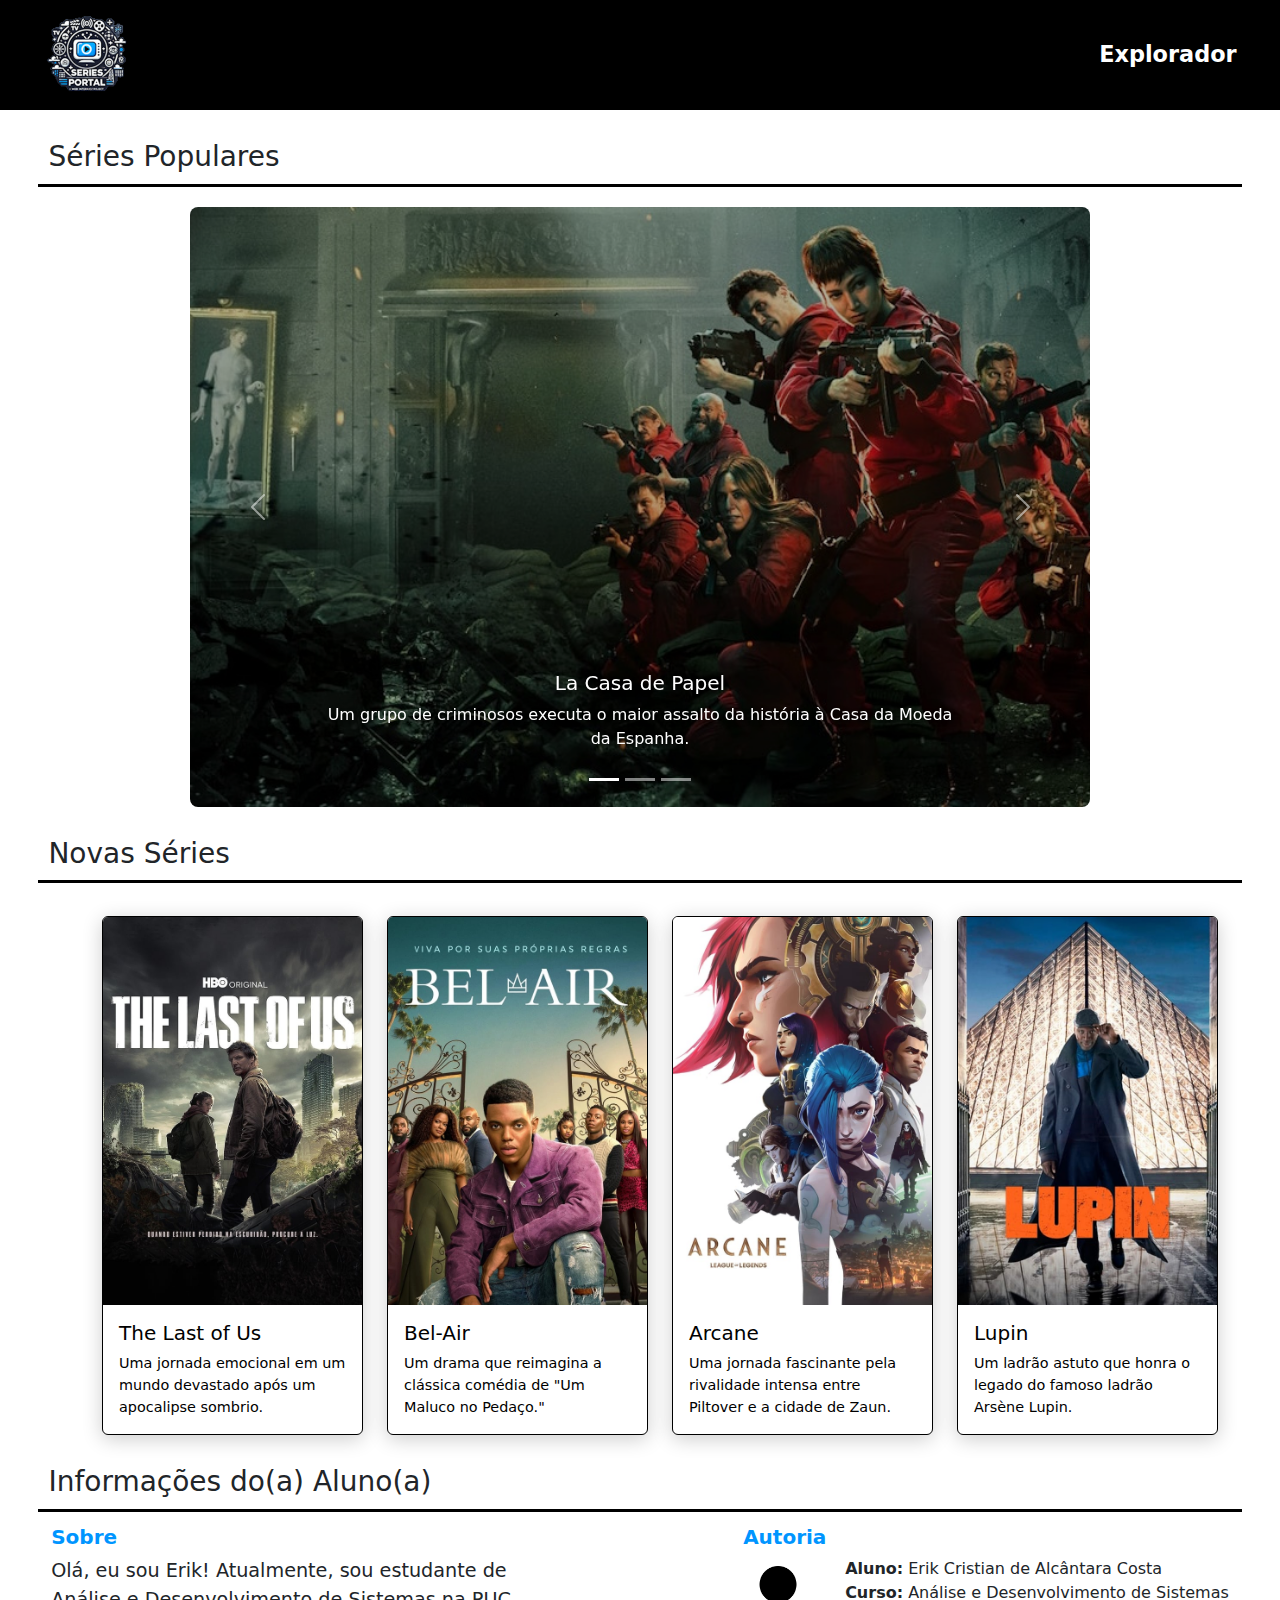
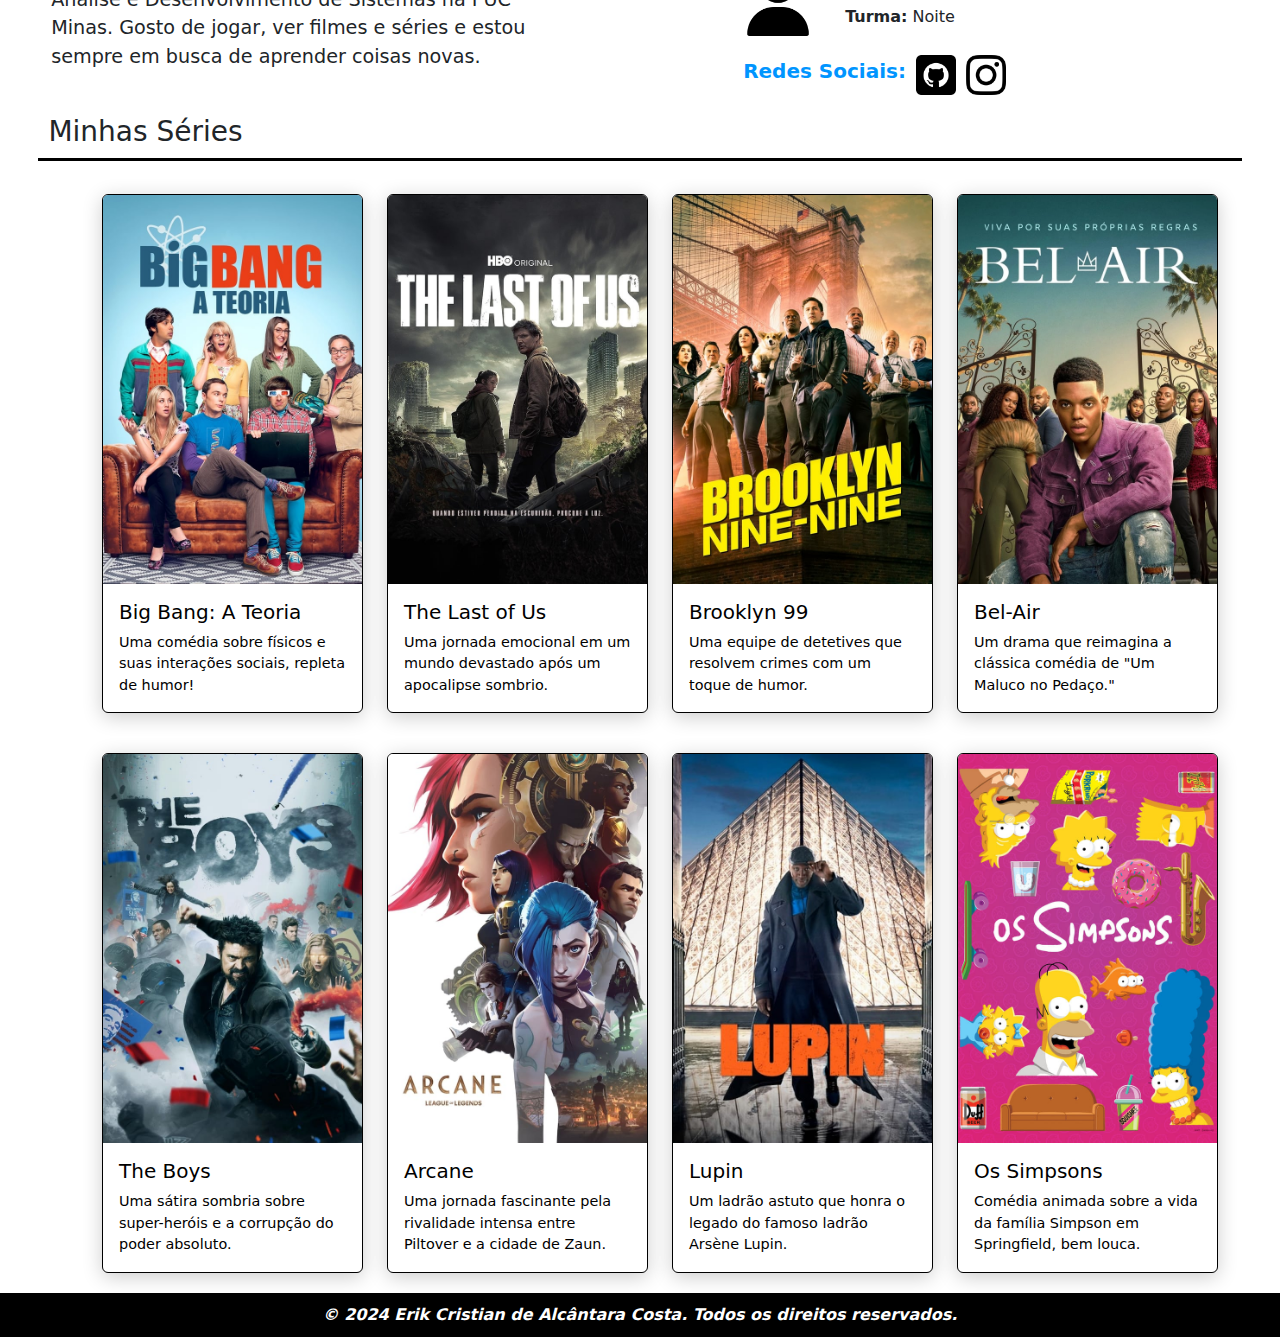
<file: index.html>
<!DOCTYPE html>
<html lang="pt-br">

<head>
    <meta charset="UTF-8">
    <meta name="viewport" content="width=device-width, initial-scale=1.0">
    <link rel="stylesheet" href="style.css">
    <link href="https://cdn.jsdelivr.net/npm/bootstrap@5.3.3/dist/css/bootstrap.min.css" rel="stylesheet"
        integrity="sha384-QWTKZyjpPEjISv5WaRU9OFeRpok6YctnYmDr5pNlyT2bRjXh0JMhjY6hW+ALEwIH" crossorigin="anonymous">
    <script src="https://cdn.jsdelivr.net/npm/bootstrap@5.3.3/dist/js/bootstrap.bundle.min.js"
        integrity="sha384-YvpcrYf0tY3lHB60NNkmXc5s9fDVZLESaAA55NDzOxhy9GkcIdslK1eN7N6jIeHz"
        crossorigin="anonymous"></script>
    <title>Portal de Séries</title>
</head>

<body>
    <header>
        <a href="index.html"><img src="/imagens/logo.png" alt="logo" class="logo"></a>
        <nav>
            <a href="explorer.html">Explorador</a>
        </nav>
    </header>

    <main>
        <section>
            <h3 class="titulo">Séries Populares</h3>
            <div id="carouselExampleCaptions" class="carousel slide">
                <div class="carousel-indicators">
                    <button type="button" data-bs-target="#carouselExampleCaptions" data-bs-slide-to="0" class="active"
                        aria-current="true" aria-label="Slide 1"></button>
                    <button type="button" data-bs-target="#carouselExampleCaptions" data-bs-slide-to="1"
                        aria-label="Slide 2"></button>
                    <button type="button" data-bs-target="#carouselExampleCaptions" data-bs-slide-to="2"
                        aria-label="Slide 3"></button>
                </div>
                <div class="carousel-inner">
                    <div class="carousel-item active">
                        <img src="imagens/Carrossel/LaCasaDePapel.jpg" class="d-block w-100" alt="LaCasaDePapel">
                        <div class="carousel-caption d-none d-md-block">
                            <h5>La Casa de Papel</h5>
                            <p>Um grupo de criminosos executa o maior assalto da história à Casa da Moeda da Espanha.
                            </p>
                        </div>
                    </div>
                    <div class="carousel-item">
                        <img src="imagens/Carrossel/StrangerThings.jpg" class="d-block w-100" alt="StrangerThings">
                        <div class="carousel-caption d-none d-md-block">
                            <h5>Stranger Things</h5>
                            <p>Mistério e aventura na cidade de Hawkins, onde o sobrenatural se encontra com a
                                adolescência.</p>
                        </div>
                    </div>
                    <div class="carousel-item">
                        <img src="imagens/Carrossel/BreakingBad.jpg" class="d-block w-100" alt="BreakingBad">
                        <div class="carousel-caption d-none d-md-block">
                            <h5>Breaking Bad</h5>
                            <p>A transformação de um professor de química em um poderoso fabricante de metanfetaminas.
                            </p>
                        </div>
                    </div>
                </div>
                <button class="carousel-control-prev" type="button" data-bs-target="#carouselExampleCaptions"
                    data-bs-slide="prev">
                    <span class="carousel-control-prev-icon" aria-hidden="true"></span>
                    <span class="visually-hidden">Previous</span>
                </button>
                <button class="carousel-control-next" type="button" data-bs-target="#carouselExampleCaptions"
                    data-bs-slide="next">
                    <span class="carousel-control-next-icon" aria-hidden="true"></span>
                    <span class="visually-hidden">Next</span>
                </button>
            </div>
        </section>

        <section>
            <h3 class="titulo">Novas Séries</h3>
            <div class="container">
                <div class="row">

                    <div class="col-sm-6 col-md-6 col-lg-3">
                        <div class="card">
                            <a href="serie.html">
                                <img src="imagens/Imagens/TheLastOfUs.jpg" class="card-img-top" alt="TheLastOfUs">
                                <div class="card-body">
                                    <h5 class="card-title">The Last of Us</h5>
                                    <p class="card-text">Uma jornada emocional em um mundo devastado após um apocalipse
                                        sombrio.</p>
                                </div>
                            </a>
                        </div>
                    </div>

                    <div class="col-sm-6 col-md-6 col-lg-3">
                        <div class="card">
                            <a href="serie.html">
                                <img src="imagens/Imagens/Belair.jpg" class="card-img-top" alt="Belair">
                                <div class="card-body">
                                    <h5 class="card-title">Bel-Air</h5>
                                    <p class="card-text">Um drama que reimagina a clássica comédia de "Um Maluco no
                                        Pedaço."
                                    </p>
                                </div>
                            </a>
                        </div>
                    </div>

                    <div class="col-sm-6 col-md-6 col-lg-3">
                        <div class="card">
                            <a href="serie.html">
                                <img src="imagens/Imagens/Arcane.jpg" class="card-img-top" alt="Arcane">
                                <div class="card-body">
                                    <h5 class="card-title">Arcane</h5>
                                    <p class="card-text">Uma jornada fascinante pela rivalidade intensa entre Piltover e
                                        a
                                        cidade de Zaun.</p>
                                </div>
                            </a>
                        </div>
                    </div>

                    <div class="col-sm-6 col-md-6 col-lg-3">
                        <div class="card">
                            <a href="serie.html">
                                <img src="imagens/Imagens/Lupin.jpg" class="card-img-top" alt="Lupin">
                                <div class="card-body">
                                    <h5 class="card-title">Lupin</h5>
                                    <p class="card-text">Um ladrão astuto que honra o legado do famoso ladrão Arsène
                                        Lupin.
                                    </p>
                                </div>
                            </a>
                        </div>
                    </div>

                </div>
            </div>
        </section>

        <section>
            <h3 class="titulo">Informações do(a) Aluno(a)</h3>
            <div class="infoAluno">
                <div class="sobre">
                    <h5>Sobre</h5>
                    <p>Olá, eu sou Erik! Atualmente, sou estudante de Análise e Desenvolvimento de Sistemas na PUC
                        Minas.
                        Gosto de jogar, ver filmes e séries e estou sempre em busca de aprender coisas novas.</p>
                </div>

                <div class="detalhes">
                    <div class="autor">
                        <h5>Autoria</h5>
                        <div class="autor-conteudo">
                            <img src="imagens/Icons/user.png">
                            <ul>
                                <li><strong>Aluno:</strong> Erik Cristian de Alcântara Costa</li>
                                <li><strong>Curso:</strong> Análise e Desenvolvimento de Sistemas</li>
                                <li><strong>Turma:</strong> Noite</li>
                            </ul>
                        </div>
                    </div>

                    <div class="redes">
                        <h5>Redes Sociais:</h5>
                        <ul>
                            <li><a href="https://github.com/heawsz" target="_blank"><img src="imagens/Icons/github.png"
                                        alt="GitHub"></a></li>
                            <li><a href="https://www.instagram.com/eriiksz/" target="_blank"><img
                                        src="imagens/Icons/instagram.png" alt="Instagram"></a></li>
                        </ul>
                    </div>
                </div>
            </div>
        </section>

        <section>
            <h3 class="titulo">Minhas Séries</h3>
            <div class="container">
                <div class="row">
                    <div class="col-sm-6 col-md-6 col-lg-3">
                        <div class="card">
                            <a href="serie.html">
                                <img src="imagens/Imagens/TheBigBangTheory.jpg" class="card-img-top" alt="TheBigBangTheory">
                                <div class="card-body">
                                    <h5 class="card-title">Big Bang: A Teoria</h5>
                                    <p class="card-text">Uma comédia sobre físicos e suas interações sociais, repleta de
                                        humor!</p>
                                </div>
                            </a>
                        </div>
                    </div>

                    <div class="col-sm-6 col-md-6 col-lg-3">
                        <div class="card">
                            <a href="serie.html">
                                <img src="imagens/Imagens/TheLastOfUs.jpg" class="card-img-top" alt="TheLastOfUs">
                                <div class="card-body">
                                    <h5 class="card-title">The Last of Us</h5>
                                    <p class="card-text">Uma jornada emocional em um mundo devastado após um apocalipse
                                        sombrio.</p>
                                </div>
                            </a>
                        </div>
                    </div>

                    <div class="col-sm-6 col-md-6 col-lg-3">
                        <div class="card">
                            <a href="serie.html">
                                <img src="imagens/Imagens/Brooklyn99.jpg" class="card-img-top" alt="BrooklynNineNine">
                                <div class="card-body">
                                    <h5 class="card-title">Brooklyn 99</h5>
                                    <p class="card-text">Uma equipe de detetives que resolvem crimes com um toque de
                                        humor.
                                    </p>
                                </div>
                            </a>
                        </div>
                    </div>

                    <div class="col-sm-6 col-md-6 col-lg-3">
                        <div class="card">
                            <a href="serie.html">
                                <img src="imagens/Imagens/Belair.jpg" class="card-img-top" alt="Belair">
                                <div class="card-body">
                                    <h5 class="card-title">Bel-Air</h5>
                                    <p class="card-text">Um drama que reimagina a clássica comédia de "Um Maluco no
                                        Pedaço."
                                    </p>
                                </div>
                            </a>
                        </div>
                    </div>

                    <div class="col-sm-6 col-md-6 col-lg-3">
                        <div class="card">
                            <a href="serie.html">
                                <img src="imagens/Imagens/TheBoys.jpg" class="card-img-top" alt="TheBoys">
                                <div class="card-body">
                                    <h5 class="card-title">The Boys</h5>
                                    <p class="card-text">Uma sátira sombria sobre super-heróis e a corrupção do poder
                                        absoluto.</p>
                                </div>
                            </a>
                        </div>
                    </div>

                    <div class="col-sm-6 col-md-6 col-lg-3">
                        <div class="card">
                            <a href="serie.html">
                                <img src="imagens/Imagens/Arcane.jpg" class="card-img-top" alt="Arcane">
                                <div class="card-body">
                                    <h5 class="card-title">Arcane</h5>
                                    <p class="card-text">Uma jornada fascinante pela rivalidade intensa entre Piltover e
                                        a
                                        cidade de Zaun.</p>
                                </div>
                            </a>
                        </div>
                    </div>

                    <div class="col-sm-6 col-md-6 col-lg-3">
                        <div class="card">
                            <a href="serie.html">
                                <img src="imagens/Imagens/Lupin.jpg" class="card-img-top" alt="Lupin">
                                <div class="card-body">
                                    <h5 class="card-title">Lupin</h5>
                                    <p class="card-text">Um ladrão astuto que honra o legado do famoso ladrão Arsène
                                        Lupin.
                                    </p>
                                </div>
                            </a>
                        </div>
                    </div>

                    <div class="col-sm-6 col-md-6 col-lg-3">
                        <div class="card">
                            <a href="serie.html">
                                <img src="imagens/Imagens/Simpsons.jpg" class="card-img-top" alt="Simpsons">
                                <div class="card-body">
                                    <h5 class="card-title">Os Simpsons</h5>
                                    <p class="card-text">Comédia animada sobre a vida da família Simpson em Springfield,
                                        bem
                                        louca.</p>
                                </div>
                            </a>
                        </div>
                    </div>
                </div>
            </div>
        </section>
    </main>
    <footer>
        &copy; 2024 Erik Cristian de Alcântara Costa. Todos os direitos reservados.
    </footer>
</body>

</html>
</file>
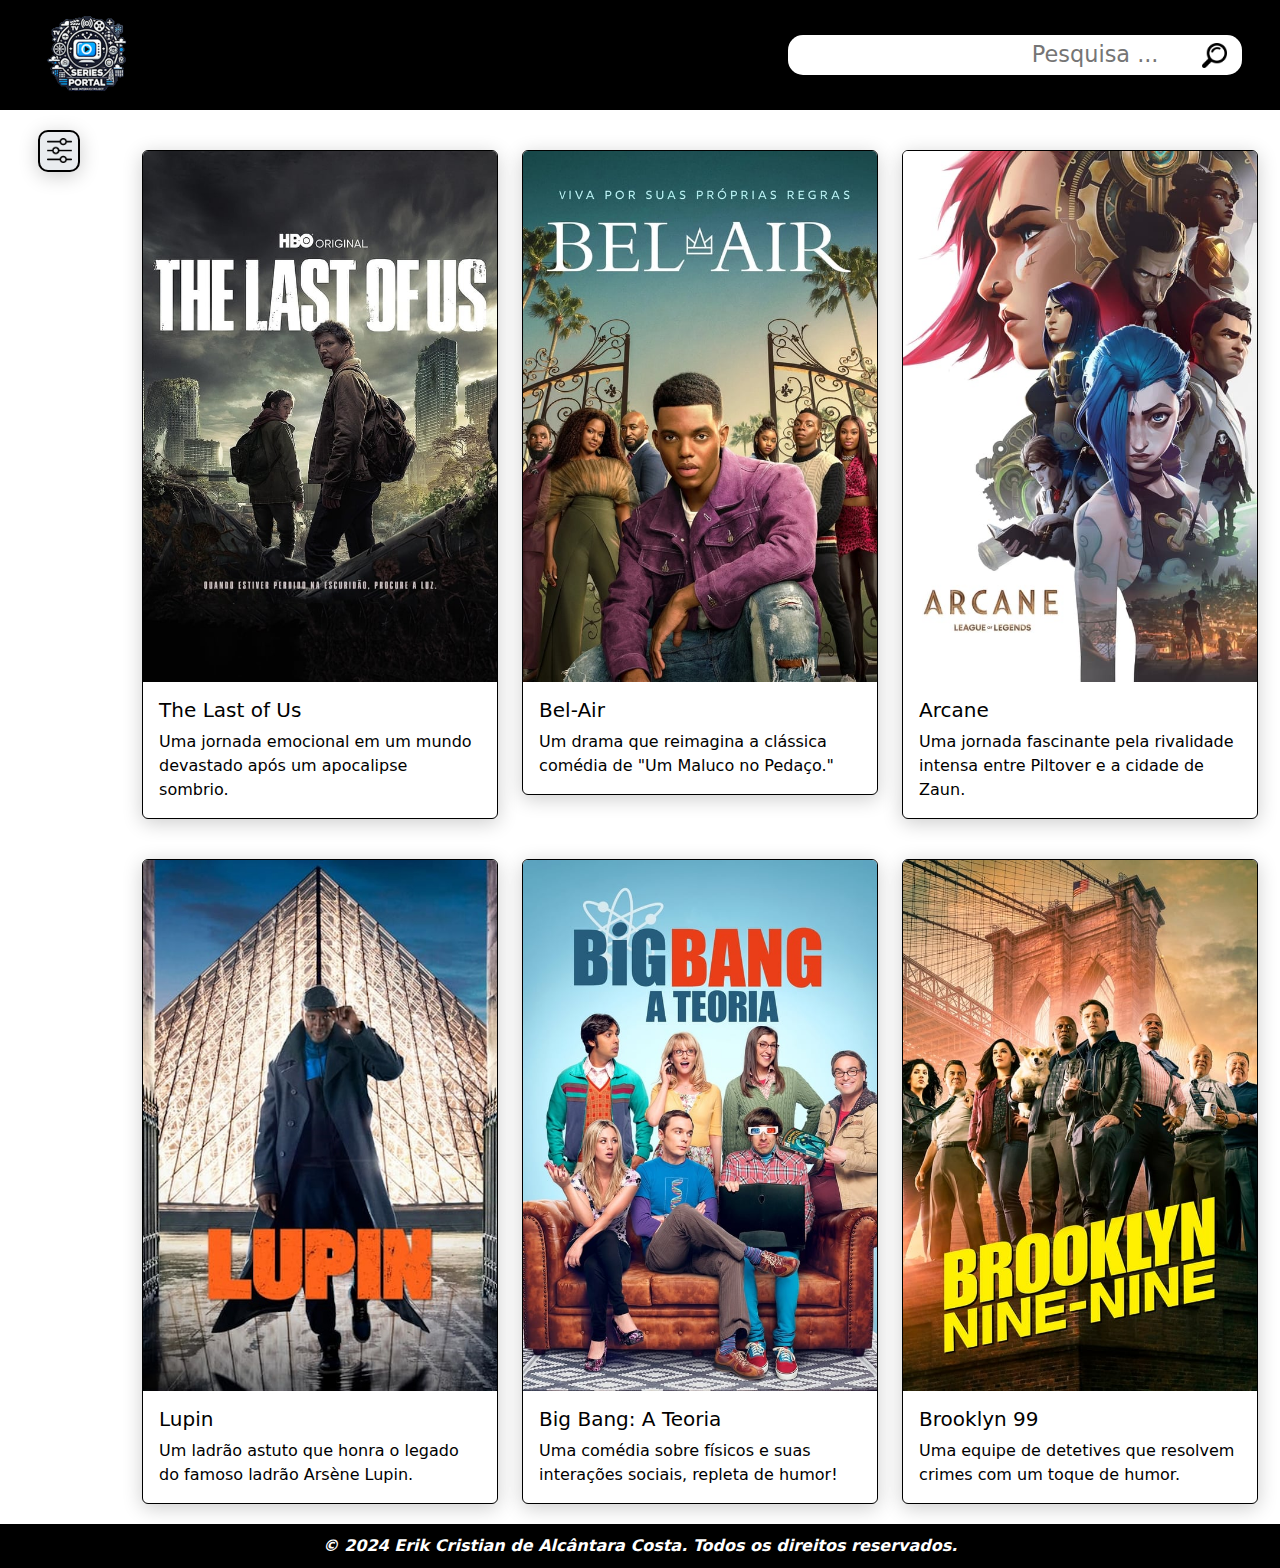
<file: explorer.html>
<!DOCTYPE html>
<html lang="pt-br">

<head>
    <meta charset="UTF-8">
    <meta name="viewport" content="width=device-width, initial-scale=1.0">
    <link rel="stylesheet" href="explorer.css">
    <link href="https://cdn.jsdelivr.net/npm/bootstrap@5.3.3/dist/css/bootstrap.min.css" rel="stylesheet"
        integrity="sha384-QWTKZyjpPEjISv5WaRU9OFeRpok6YctnYmDr5pNlyT2bRjXh0JMhjY6hW+ALEwIH" crossorigin="anonymous">
    <script src="https://cdn.jsdelivr.net/npm/bootstrap@5.3.3/dist/js/bootstrap.bundle.min.js"
        integrity="sha384-YvpcrYf0tY3lHB60NNkmXc5s9fDVZLESaAA55NDzOxhy9GkcIdslK1eN7N6jIeHz"
        crossorigin="anonymous"></script>
    <title>Portal de Séries</title>
</head>

<body>
    <header>
        <a href="index.html"><img src="/imagens/logo.png" alt="logo" class="logo"></a>
        <nav class="search">
            <form class="search-form">
                <input placeholder="Pesquisa ..." class="search-input">
                <button class="search-button"><img src="imagens/Icons/search.png"></button>
            </form>
        </nav>
    </header>

    <div class="container-flex">
        <input type="checkbox" id="toggleFilters">
        <label for="toggleFilters" class="mb-3">
            <img src="imagens/Icons/filter.png" alt="Filtro" style="width: 25px; height: auto;">
        </label>
        <aside class="filters p-3">
            <h3>Filtros de Pesquisa</h3>
            <form>
                <!-- Gênero -->
                <div class="mb-3">
                    <label class="form-label">Gênero</label>
                    <select class="form-select">
                        <option value="">Selecione...</option>
                        <option value="acao">Ação</option>
                        <option value="drama">Drama</option>
                        <option value="comedia">Comédia</option>
                        <option value="terror">Terror</option>
                        <option value="suspense">Suspense</option>
                        <option value="fantasia">Fantasia</option>
                    </select>
                </div>

                <!-- Ano de Lançamento -->
                <div class="mb-3">
                    <label class="form-label">Ano de Lançamento</label>
                    <select class="form-select">
                        <option value="">Selecione...</option>
                        <option value="2020-2024">2020-2024</option>
                        <option value="2010-2019">2010-2019</option>
                        <option value="2000-2009">2000-2009</option>
                        <option value="1990-1999">1990-1999</option>
                        <option value="before-1990">Antes de 1990</option>
                    </select>
                </div>

                <!-- Plataforma -->
                <div class="mb-3">
                    <label class="form-label">Plataforma de Streaming</label>
                    <select class="form-select">
                        <option value="">Selecione...</option>
                        <option value="netflix">Netflix</option>
                        <option value="amazon-prime">Amazon Prime</option>
                        <option value="disney">Disney+</option>
                        <option value="hbo">HBO Max</option>
                    </select>
                </div>

                <!-- Botão de Aplicar Filtros -->
                <button type="submit" class="btn btn-primary">Aplicar Filtros</button>
            </form>
        </aside>

        <main>
            <section>
                <div class="container">
                    <div class="row">

                        <div class="col-sm-6 col-md-6 col-lg-4">
                            <div class="card">
                                <a href="serie.html">
                                    <img src="imagens/Imagens/TheLastOfUs.jpg" class="card-img-top" alt="TheLastOfUs">
                                    <div class="card-body">
                                        <h5 class="card-title">The Last of Us</h5>
                                        <p class="card-text">Uma jornada emocional em um mundo devastado após um
                                            apocalipse
                                            sombrio.</p>
                                    </div>
                                </a>
                            </div>
                        </div>

                        <div class="col-sm-6 col-md-6 col-lg-4">
                            <div class="card">
                                <a href="serie.html">
                                    <img src="imagens/Imagens/Belair.jpg" class="card-img-top" alt="Belair">
                                    <div class="card-body">
                                        <h5 class="card-title">Bel-Air</h5>
                                        <p class="card-text">Um drama que reimagina a clássica comédia de "Um Maluco no
                                            Pedaço."
                                        </p>
                                    </div>
                                </a>
                            </div>
                        </div>

                        <div class="col-sm-6 col-md-6 col-lg-4">
                            <div class="card">
                                <a href="serie.html">
                                    <img src="imagens/Imagens/Arcane.jpg" class="card-img-top" alt="Arcane">
                                    <div class="card-body">
                                        <h5 class="card-title">Arcane</h5>
                                        <p class="card-text">Uma jornada fascinante pela rivalidade intensa entre
                                            Piltover e
                                            a cidade de Zaun.</p>
                                    </div>
                                </a>
                            </div>
                        </div>

                        <div class="col-sm-6 col-md-6 col-lg-4">
                            <div class="card">
                                <a href="serie.html">
                                    <img src="imagens/Imagens/Lupin.jpg" class="card-img-top" alt="Lupin">
                                    <div class="card-body">
                                        <h5 class="card-title">Lupin</h5>
                                        <p class="card-text">Um ladrão astuto que honra o legado do famoso ladrão Arsène
                                            Lupin.
                                        </p>
                                    </div>
                                </a>
                            </div>
                        </div>

                        <div class="col-sm-6 col-md-6 col-lg-4">
                            <div class="card">
                                <a href="serie.html">
                                    <img src="imagens/Imagens/TheBigBangTheory.jpg" class="card-img-top" alt="TheBigBangTheory">
                                    <div class="card-body">
                                        <h5 class="card-title">Big Bang: A Teoria</h5>
                                        <p class="card-text">Uma comédia sobre físicos e suas interações sociais,
                                            repleta de
                                            humor!</p>
                                    </div>
                                </a>
                            </div>
                        </div>

                        <div class="col-sm-6 col-md-6 col-lg-4">
                            <div class="card">
                                <a href="serie.html">
                                    <img src="imagens/Imagens/Brooklyn99.jpg" class="card-img-top" alt="BrooklynNineNine">
                                    <div class="card-body">
                                        <h5 class="card-title">Brooklyn 99</h5>
                                        <p class="card-text">Uma equipe de detetives que resolvem crimes com um toque de
                                            humor.
                                        </p>
                                    </div>
                                </a>
                            </div>
                        </div>

                    </div>
                </div>
            </section>
        </main>
    </div>
    <footer>
        &copy; 2024 Erik Cristian de Alcântara Costa. Todos os direitos reservados.
    </footer>
</body>
</file>
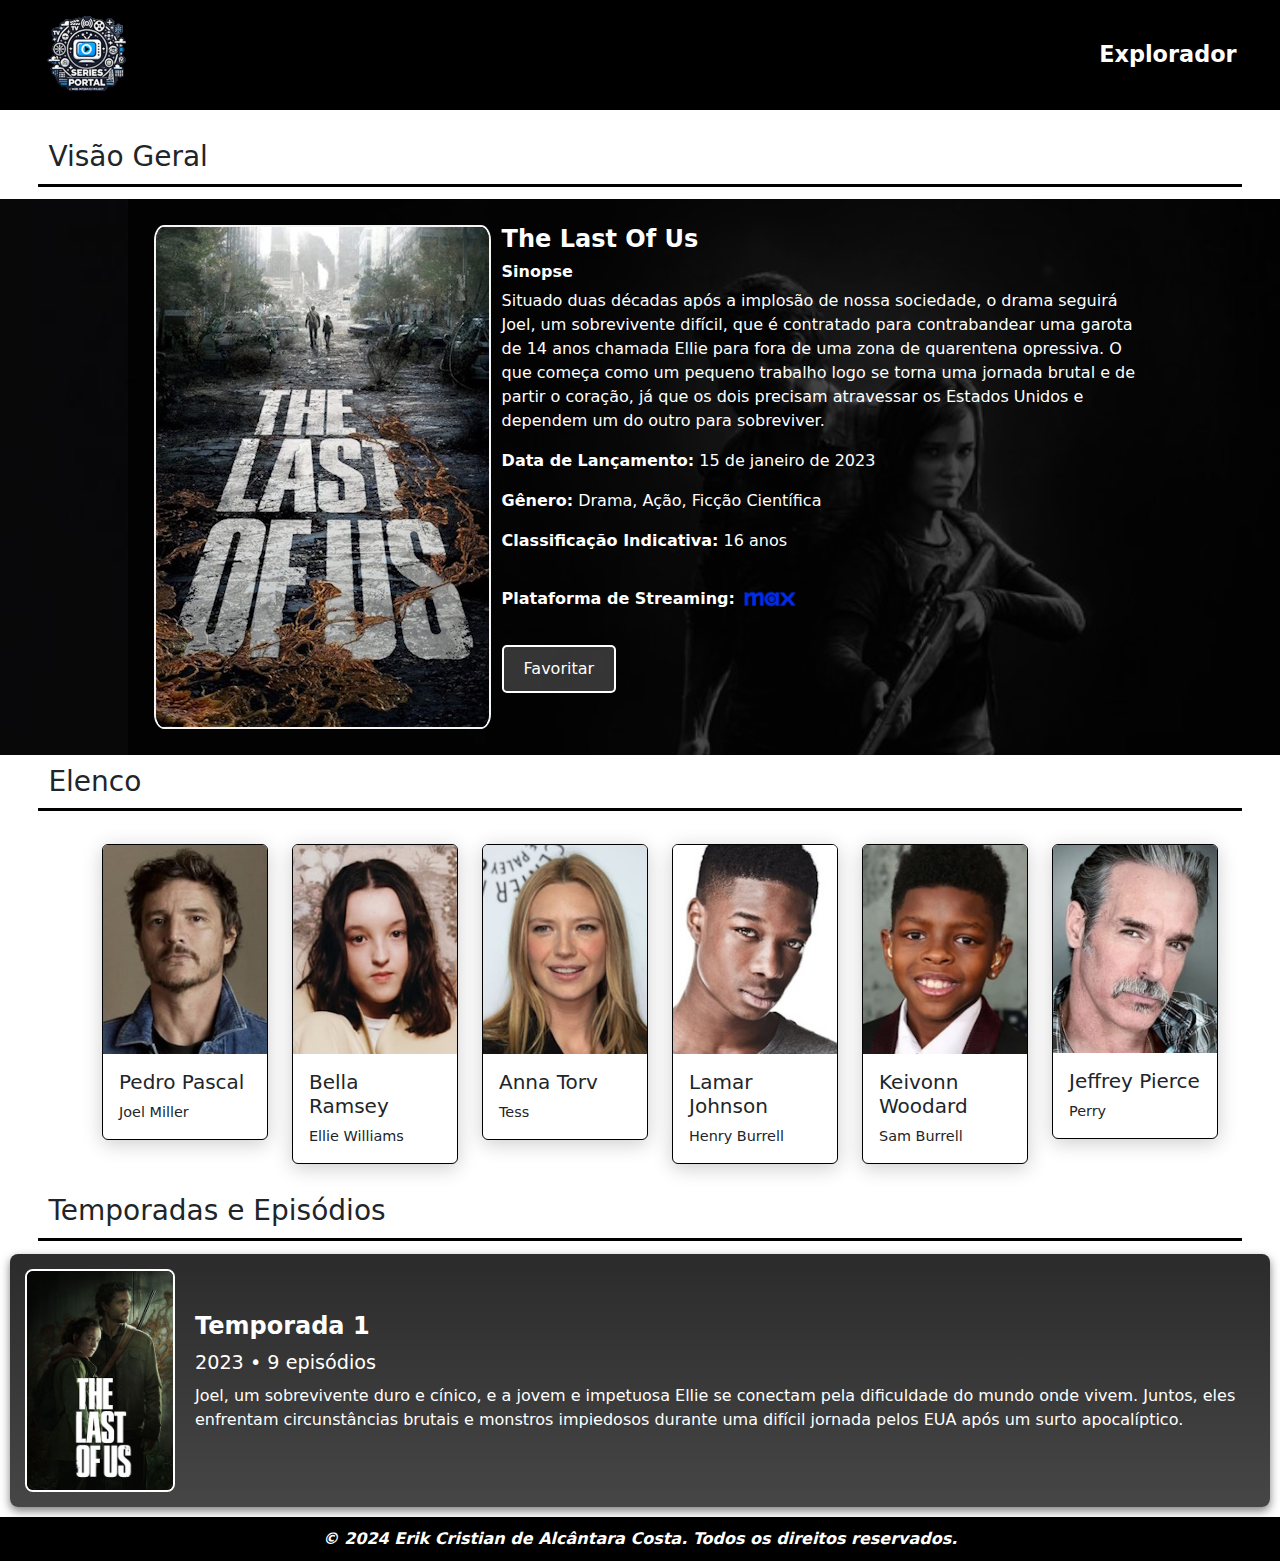
<file: serie.html>
<!DOCTYPE html>
<html lang="pt-br">

<head>
    <meta charset="UTF-8">
    <meta name="viewport" content="width=device-width, initial-scale=1.0">
    <link rel="stylesheet" href="serie.css">
    <link href="https://cdn.jsdelivr.net/npm/bootstrap@5.3.3/dist/css/bootstrap.min.css" rel="stylesheet"
        integrity="sha384-QWTKZyjpPEjISv5WaRU9OFeRpok6YctnYmDr5pNlyT2bRjXh0JMhjY6hW+ALEwIH" crossorigin="anonymous">
    <script src="https://cdn.jsdelivr.net/npm/bootstrap@5.3.3/dist/js/bootstrap.bundle.min.js"
        integrity="sha384-YvpcrYf0tY3lHB60NNkmXc5s9fDVZLESaAA55NDzOxhy9GkcIdslK1eN7N6jIeHz"
        crossorigin="anonymous"></script>
    <title>Portal de Séries</title>
</head>

<body>
    <header>
        <a href="index.html"><img src="/imagens/logo.png" alt="logo" class="logo"></a>
        <nav>
            <a href="explorer.html">Explorador</a>
        </nav>
    </header>

    <main>
        <section>
            <h3 class="titulo">Visão Geral</h3>
            <div class="visao-geral">
                <div id="conteudo">
                    <img src="imagens/Imagens/TheLastOfUs2.jpg" alt="TheLastOfUs" id="imagem">
                    <div class="geral-text">
                        <h4 class="geral-title">The Last Of Us</h4>
                        <h6 class="geral-title">Sinopse</h6>
                        <p>Situado duas décadas após a implosão de nossa sociedade, o drama seguirá Joel, um
                            sobrevivente difícil, que é contratado para contrabandear uma garota de 14 anos chamada
                            Ellie para fora de uma zona de quarentena opressiva. O que começa como um pequeno
                            trabalho
                            logo se torna uma jornada brutal e de partir o coração, já que os dois precisam
                            atravessar
                            os Estados Unidos e dependem um do outro para sobreviver.</p>
                        <p><strong>Data de Lançamento:</strong> 15 de janeiro de 2023</p>
                        <p><strong>Gênero:</strong> Drama, Ação, Ficção Científica</p>
                        <p><strong>Classificação Indicativa:</strong> 16 anos</p>
                        <p><strong>Plataforma de Streaming:</strong> <img src="imagens/max.png"></p>
                        <label class="checkbox-container">
                            <input type="checkbox" id="favoritar" />
                            <span class="checkmark">
                                <img src="imagens/Icons/love.png" alt="Favoritar" class="favoritar-img" />
                                <span class="favoritar-text">Favoritar</span>
                            </span>
                        </label>
                    </div>
                </div>
            </div>
        </section>

        <section>
            <h3 class="titulo">Elenco</h3>
            <div class="container">
                <div class="row">
                    <div class="col-sm-6 col-md-6 col-lg-2">
                        <div class="card">
                            <img src="imagens/Elenco/PedroPascal.jpg" class="card-img-top" alt="PedroPascal">
                            <div class="card-body">
                                <h5 class="card-title">Pedro Pascal</h5>
                                <p class="card-text">Joel Miller</p>
                            </div>
                        </div>
                    </div>

                    <div class="col-sm-6 col-md-6 col-lg-2">
                        <div class="card">
                            <img src="imagens/Elenco/BellaRamsey.jpg" class="card-img-top" alt="BellaRamsey">
                            <div class="card-body">
                                <h5 class="card-title">Bella Ramsey</h5>
                                <p class="card-text">Ellie Williams</p>
                            </div>
                        </div>
                    </div>

                    <div class="col-sm-6 col-md-6 col-lg-2">
                        <div class="card">
                            <img src="imagens/Elenco/AnnaTorv.jpg" class="card-img-top" alt="AnnaTorv">
                            <div class="card-body">
                                <h5 class="card-title">Anna Torv</h5>
                                <p class="card-text">Tess</p>
                            </div>
                        </div>
                    </div>

                    <div class="col-sm-6 col-md-6 col-lg-2">
                        <div class="card">
                            <img src="imagens/Elenco/LamarJohnson.jpg" class="card-img-top" alt="LamarJohnson">
                            <div class="card-body">
                                <h5 class="card-title">Lamar Johnson</h5>
                                <p class="card-text">Henry Burrell</p>
                            </div>
                        </div>
                    </div>

                    <div class="col-sm-6 col-md-6 col-lg-2">
                        <div class="card">
                            <img src="imagens/Elenco/KeivonnWoodard.jpg" class="card-img-top" alt="KeivonnWoodard">
                            <div class="card-body">
                                <h5 class="card-title">Keivonn Woodard</h5>
                                <p class="card-text">Sam Burrell</p>
                            </div>
                        </div>
                    </div>

                    <div class="col-sm-6 col-md-6 col-lg-2">
                        <div class="card">
                            <img src="imagens/Elenco/JeffreyPierce.jpg" class="card-img-top" alt="Jeffrey">
                            <div class="card-body">
                                <h5 class="card-title">Jeffrey Pierce</h5>
                                <p class="card-text">Perry</p>
                            </div>
                        </div>
                    </div>
                </div>
            </div>
        </section>
        <!-- <section>
            <h3 class="titulo">Elenco</h3>
            <div class="container">
                <div class="row">
                    <div class="col-sm-6 col-md-6 col-lg-2">
                        <div class="card">
                            <img src="imagens/Elenco/PedroPascal.jpg" class="card-img-top" alt="TheLastOfUs">
                            <div class="card-body">
                                <h5 class="card-title">Pedro Pascal</h5>
                                <p class="card-text">Joel Miller</p>
                            </div>
                        </div>
                    </div>

                    <div class="col-sm-6 col-md-6 col-lg-2">
                        <div class="card">
                            <img src="imagens/Elenco/BellaRamsey.jpg" class="card-img-top" alt="TheLastOfUs">
                            <div class="card-body">
                                <h5 class="card-title">Bella Ramsey</h5>
                                <p class="card-text">Ellie Williams</p>
                            </div>
                        </div>
                    </div>

                    <div class="col-sm-6 col-md-6 col-lg-2">
                        <div class="card">
                            <img src="imagens/Elenco/AnnaTorv.jpg" class="card-img-top" alt="TheLastOfUs">
                            <div class="card-body">
                                <h5 class="card-title">Anna Torv</h5>
                                <p class="card-text">Tess</p>
                            </div>
                        </div>
                    </div>

                    <div class="col-sm-6 col-md-6 col-lg-2">
                        <div class="card">
                            <img src="imagens/Elenco/LamarJohnson.jpg" class="card-img-top" alt="TheLastOfUs">
                            <div class="card-body">
                                <h5 class="card-title">Lamar Johnson</h5>
                                <p class="card-text">Henry Burrell</p>
                            </div>
                        </div>
                    </div>

                    <div class="col-sm-6 col-md-6 col-lg-2">
                        <div class="card">
                            <img src="imagens/Elenco/KeivonnWoodard.jpg" class="card-img-top" alt="TheLastOfUs">
                            <div class="card-body">
                                <h5 class="card-title">Keivonn Woodard</h5>
                                <p class="card-text">Sam Burrell</p>
                            </div>
                        </div>
                    </div>

                    <div class="col-sm-6 col-md-6 col-lg-2">
                        <div class="card">
                            <img src="imagens/Elenco/JeffreyPierce.jpg" class="card-img-top" alt="TheLastOfUs">
                            <div class="card-body">
                                <h5 class="card-title">Jeffrey Pierce</h5>
                                <p class="card-text">Perry</p>
                            </div>
                        </div>
                    </div>

                </div>
            </div>
        </section> --->

        <section>
            <h3 class="titulo">Temporadas e Episódios</h3>
            <div class="temp-container">
                <div class="temp-card">
                    <img src="imagens/Imagens/temp1.jpg" alt="TheLastOfUs" class="temp-img">
                    <div class="temp-content">
                        <h4>Temporada 1</h4>
                        <h5>2023 • 9 episódios</h5>
                        <p>Joel, um sobrevivente duro e cínico, e a jovem e impetuosa Ellie se conectam pela dificuldade
                            do
                            mundo onde vivem. Juntos, eles enfrentam circunstâncias brutais e monstros impiedosos
                            durante uma
                            difícil jornada pelos EUA após um surto apocalíptico.</p>
                    </div>
                </div>
            </div>
        </section>
    </main>
    <footer>
        &copy; 2024 Erik Cristian de Alcântara Costa. Todos os direitos reservados.
    </footer>
</body>

</html>
</file>
<file: style.css>
/* Cabeçalho - Inicio */
header {
    display: flex;
    background: black;
    align-items: center;
    justify-content: space-between;
    margin-bottom: 20px;
}

header nav {
    margin-right: 3%;
}

header a {
    text-decoration: none;
    color: white;
    font-size: 1.4rem;
    font-weight: bold;
    padding: 5px;
    margin-right: 3%;
}

header a img {
    height: 100px;
    width: 100px;
    margin-left: 30px;
}
/* Cabeçalho - Fim */



/* Linha Titulos - Inicio */
section .titulo {
    margin: 0% 3% 1% 3%;
    border-bottom: 3px solid black;
    padding: 10px;
}
/* Linha Titulos - Fim */



/* Carrossel - Inicio */
section #carouselExampleCaptions {
    width: 100%;
    max-width: 900px;
    margin: 20px auto;
}

section .carousel-inner h5 {
    color: white;
    text-shadow: 2px 2px 4px rgba(0, 0, 0, 0.8);
}

section .carousel-inner p {
    color: white;
    text-shadow: 2px 2px 4px rgba(0, 0, 0, 0.8);
}

section .carousel-item img {
    width: 100%;
    height: auto;
    object-fit: cover;
}

section #carouselExampleCaptions .carousel-inner img {
    height: 600px;
    object-fit: cover;
    border-radius: 8px;
    filter: brightness(70%);
}
/* Carrossel - Fim */



/* Card - Inicio */
section .container {
    display: flex;
    justify-content: center;
    align-items: center;
}

section .card-text {
    font-size: 0.9rem;
} 

section .card {
    width: 100%;
    margin: 20px;
    border: 1px solid black;
    box-shadow: 0 4px 20px rgba(0, 0, 0, 0.2); 
}

section .card a {
    text-decoration: none;
    color: black;
}
/* Card - Fim */



/* InfoAluno - Inicio */
section .infoAluno {
    display: flex;
    justify-content: center;
    margin: 0% 4% 0% 4%;
}

section .infoAluno h5 {
    color: #0095ff;
    font-weight: bold;
}

section .infoAluno li {
    list-style: none;
}

section .autor img {
    width: 70px;
    height: 70px;
}

section .autor-conteudo {
    display: flex;
    align-items: center;
}

section .redes {
    display: flex;
    align-items: center;
}

section .redes ul {
    display: flex;
    margin: 0;
    padding: 10px;
}

section .redes img {
    width: 40px;
    height: 40px;
    margin-right: 10px;
}

section .sobre {
    flex: 1;
    margin-right: 200px;
}

section .sobre p {
    font-size: 1.2rem;
}

section .detalhes {
    display: flex;
    flex-direction: column;
}   
/* InfoAluno - Fim */



/* Rodapé - Inicio */
footer {
    text-align: center;
    font-weight: bold;
    font-style: italic;
    background: black;
    color: white;
    padding: 10px;
}
/* Rodapé - Fim */



/* Responsividade - Inicio */

@media (max-width: 767px) {
    header {
        flex-direction: row; 
        align-items: center;
        justify-content: center;
        flex-wrap: wrap;
        width: 100%;
    }

    section #carouselExampleCaptions .carousel-inner img {
        height: 300px;
    }

    section .container {
        padding: 0% 10% 0% 0%;
    }
    
    section .infoAluno {
        flex-direction: column;
    }

    section .sobre {
        margin-right: 0; 
        margin-bottom: 20px; 
    }

    section .detalhes {
        align-items: center;
    }

    footer {
        width: 100%;
    }
}

@media (min-width: 768px) and (max-width: 1023px){

    section .container {
        padding: 0% 5% 0% 0%;
    }

    section .infoAluno {
        flex-direction: column;
    }
}
/* Responsividade - Fim */
</file>
<file: explorer.css>
/* Cabeçalho - Inicio */
header {
    display: flex;
    background: black;
    align-items: center;
    justify-content: space-between;
    margin-bottom: 20px;
}

header a {
    padding: 5px;
    margin-right: 3%;
}

header .search {
    font-size: 1.4rem;
    margin-right: 3%;
    background: white;
    border-radius: 15px;
    display: flex;
}

header .search-input {
    background: none;
    border: none;
    width: 400px;
    padding: 3px 30px;
    text-align: right;
}

header .search-input:focus {
    outline: none; 
}

header .search-button {
    background: none;
    border: none;
    padding-right: 15px
}

header button img {
    width: 25px;
    height: auto;
}

header a img {
    height: 100px;
    width: 100px;
    margin-left: 30px;
}
/* Cabeçalho - Fim */



/* Barra Lateral - Inicio */
aside {
    width: 300px; 
    position: fixed; 
    top: 0; 
    left: -300px; 
    height: 100%; 
    background: #e9ecef; 
    transition: left 0.3s ease; 
    z-index: 1000; 
    border: 2px solid black;
    border-radius: 10px;
}

#toggleFilters:checked ~ .filters {
    left: 0; 
}

body.overlay {
    overflow: hidden;
}

body.overlay::before {
    content: "";
    position: fixed;
    top: 0;
    left: 0;
    width: 100%;
    height: 100%;
    background: rgba(0, 0, 0, 0.5); 
    z-index: 999; 
}   

.container-flex label {
    border: 2px solid black;
    border-radius: 10px;
    margin-left: 3%;
    padding: 0.5%;
    background: #e9ecef;
    box-shadow: 0 4px 20px rgba(0, 0, 0, 0.2);
    height: 100%;
}

#toggleFilters {
    display: none;
}

#toggleFilters:checked + label + aside {
    display: block;
}

form .form-label {
    padding: 1.5%;
}
/* Barra Lateral - Fim */



/* Alinhamento - Inicio */
.container-flex {
    display: flex;
    justify-content: space-between;
}
/* Alinhamento - Fim */



/* Main - Inicio */
main {
    width: 100%;
}
/* Main - Fim */



/* Card - Inicio */
section .container {
    display: flex;
    justify-content: center;
    align-items: center;
}

section .card-text {
    font-size: 1rem;
} 

section .card {
    width: 100%;
    margin: 20px;
    border: 1px solid black;
    box-shadow: 0 4px 20px rgba(0, 0, 0, 0.2); 
}

section .card a {
    text-decoration: none;
    color: black;
}
/* Card - Fim */



/* Rodapé - Inicio */
footer {
    text-align: center;
    font-weight: bold;
    font-style: italic;
    background: black;
    color: white;
    padding: 10px;
}
/* Rodapé - Fim */



@media (max-width: 767px) {

    header {
        flex-direction: row; 
        align-items: center;
        justify-content: center;
        width: 100%;
    }

    header .search {
        font-size: 1.0rem;
        margin: 1% 0% 3% 0%;
    }

    header .search-input {
        width: 150px;
    }
    
    section .container {
        padding: 0% 10% 0% 0%;
    }
    
    footer {
        width: 100%;
    }

}

@media (min-width: 768px) and (max-width: 1023px){

    section .container {
        padding: 0% 5% 0% 0%;
    }

}
/* Responsividade - Fim */
</file>
<file: serie.css>
/* Cabeçalho - Inicio */
header {
    display: flex;
    background: black;
    align-items: center;
    justify-content: space-between;
    margin-bottom: 20px;
}

header nav {
    margin-right: 3%;
}

header a {
    text-decoration: none;
    color: white;
    font-size: 1.4rem;
    font-weight: bold;
    padding: 5px;
    margin-right: 3%;
}

header a img {
    height: 100px;
    width: 100px;
    margin-left: 30px;
}

/* Cabeçalho - Fim */



/* Linha Titulos - Inicio */
section .titulo {
    margin: 0% 3% 1% 3%;
    border-bottom: 3px solid black;
    padding: 10px;
}

/* Linha Titulos - Fim */



/* Visão Geral - Inicio */
section .visao-geral {
    background-image: url(imagens/Imagens/TheLastOfUs3.jpeg);
    background-size: cover;
}

section #conteudo {
    display: flex;
    color: white;
    padding: 2%;
    margin-left: 10%;
    background: rgba(0, 0, 0, 0.7);
}

section #conteudo #imagem {
    border: 2px solid whitesmoke;
    border-radius: 3%;
}

section .geral-text {
    margin-left: 1%;
    margin-right: 10%;
}

section #conteudo .geral-title {
    font-weight: bold;
}

section #conteudo p img {
    width: 60px;
    height: 60px;
}

.checkbox-container {
    display: inline-block;
    position: relative;
    cursor: pointer;
    color: white;
}

.checkbox-container input {
    opacity: 0;
    position: absolute;
    cursor: pointer;
}

.checkmark {
    background-color: rgba(255, 255, 255, 0.2);
    border: 2px solid white;
    border-radius: 5px;
    padding: 10px 20px;
    transition: background-color 0.3s, border-color 0.3s;
    display: flex;
    align-items: center;
}

.checkmark img {
    width: 30px;
    height: 30px;
    display: none;
}

.checkbox-container input:checked~.checkmark {
    background: white;
}

.checkbox-container input:checked~.checkmark .favoritar-text {
    display: none;
}

.checkbox-container input:checked~.checkmark img {
    display: block;
    margin-left: 5px;
}

/* Visão Geral - Fim */



/* Card - Inicio */
section .container {
    display: flex;
    justify-content: center;
    align-items: center;
}
  
section .card-text {
    font-size: 0.9rem;
} 

section .card {
    width: 100%;
    margin: 20px;
    border: 1px solid black;
    box-shadow: 0 4px 20px rgba(0, 0, 0, 0.2); 
}

/* Card - Fim */



/* Temporada - Inicio */
.temp-card {
    display: flex;
    align-items: center;
    background: linear-gradient(to bottom, rgba(20, 20, 20, 0.9), rgba(50, 50, 50, 0.9));
    color: white;
    margin: 10px;
    padding: 15px;
    border-radius: 8px;
    box-shadow: 0 4px 10px rgba(0, 0, 0, 0.5);
}

.temp-img {
    flex: 0 0 150px;
    max-width: 150px;
    margin-right: 20px;
    border-radius: 8px;
    border: 2px solid white;
}

.temp-content {
    flex: 1;
}

.temp-content h4 {
    margin: 0;
    font-size: 1.5rem;
    font-weight: bold;
}

.temp-content h5 {
    font-size: 1.2rem;
    margin: 10px 0;
}

.temp-content p {
    font-size: 1rem;
}

/* Temporada - Fim */



/* Rodapé - Inicio */
footer {
    text-align: center;
    font-weight: bold;
    font-style: italic;
    background: black;
    color: white;
    padding: 10px;
}

/* Rodapé - Fim */



/* Responsividade - Inicio */
@media (max-width: 767px) {
    header {
        flex-direction: row;
        align-items: center;
        justify-content: center;
        flex-wrap: wrap;
        width: 100%;
    }

    section .container {
        padding: 0% 10% 0% 0%;
    }

    section #conteudo {
        flex-direction: column;
        align-items: center;
        margin-left: 0;
        padding: 10px;
    }

    section .geral-text {
        margin-left: 0;
        margin-right: 0;
        text-align: center;
    }

    footer {
        width: 100%;
    }
}

@media (min-width: 768px) and (max-width: 1023px) {
    section .container {
        padding: 0% 5% 0% 0%;
    }
}

/* Responsividade - Fim */
</file>
